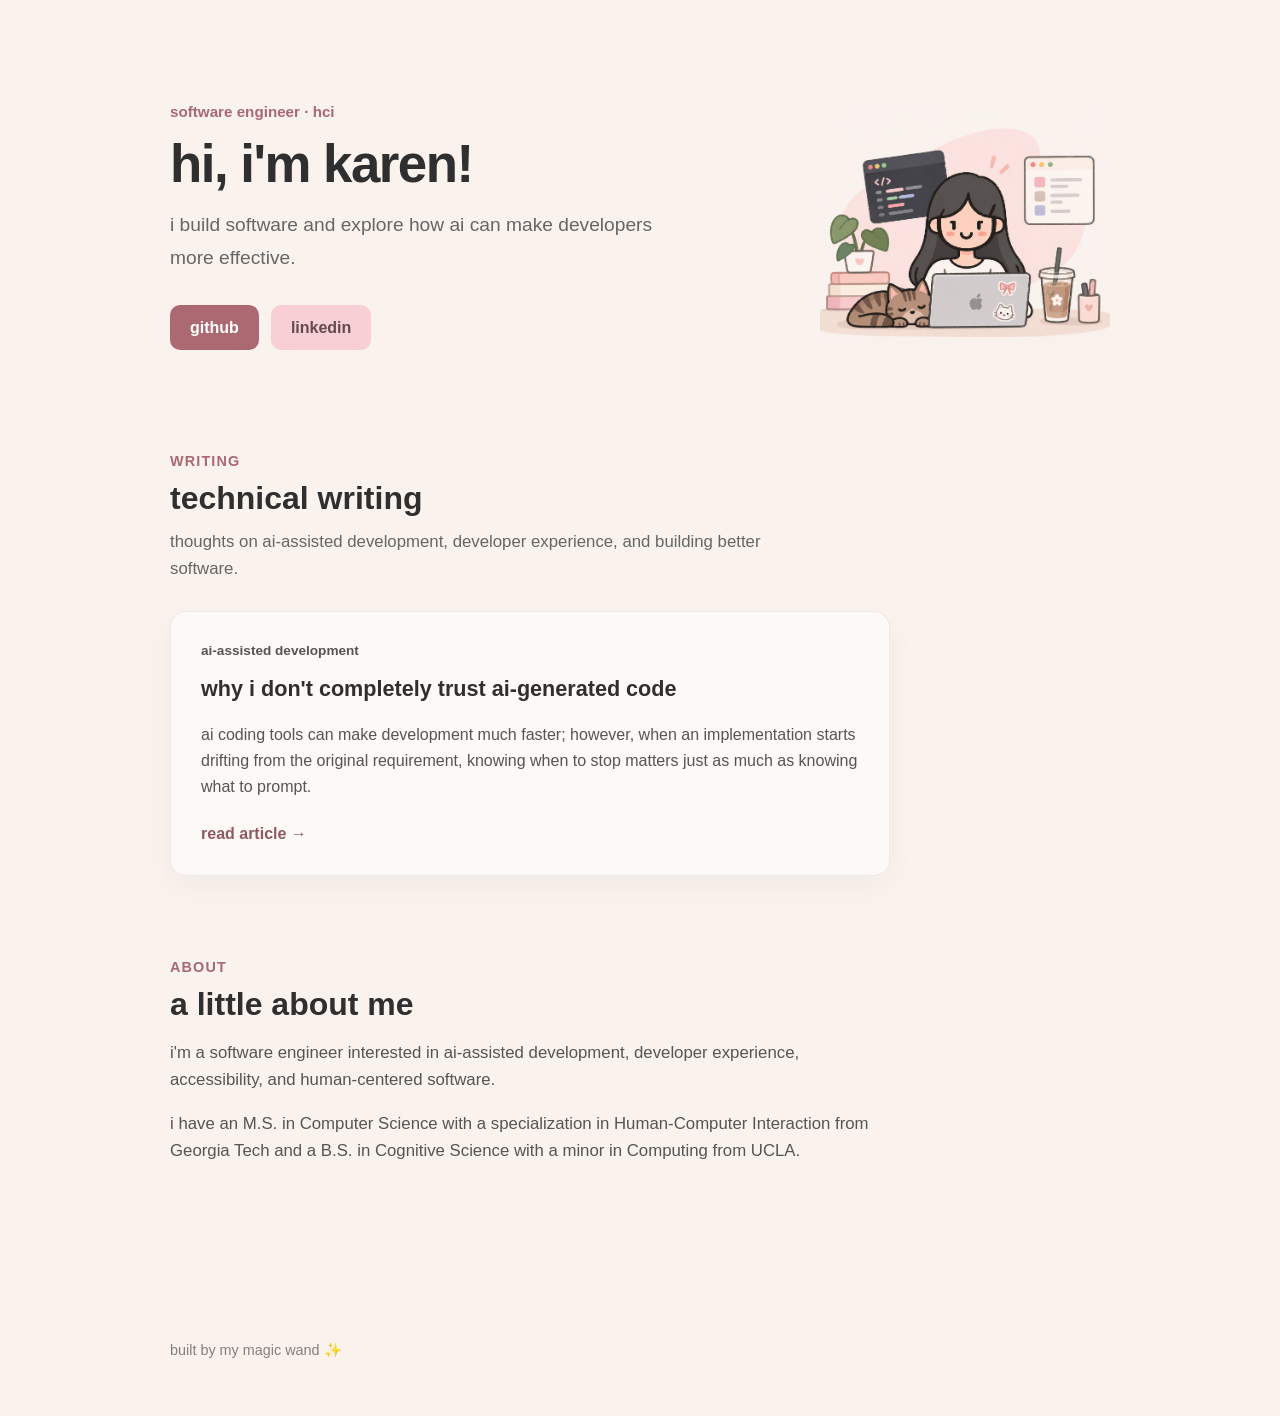
<file: index.html>
<!DOCTYPE html>
<html lang="en">

<head>
  <meta charset="UTF-8">
  <meta
    name="viewport"
    content="width=device-width, initial-scale=1.0">
  <meta
    name="description"
    content="karen chu — software engineer interested in ai, developer experience, human-centered software, and accessibility.">
  <title>karen chu | software engineer</title>
  <link rel="stylesheet" href="style.css">
</head>
<body>
  <main>
    <!-- hero -->
    <section class="hero">
      <div class="hero-content">
        <p class="eyebrow">
          software engineer · hci
        </p>
        <h1>
          hi, i'm karen!
        </h1>

        <p class="hero-description">
          i build software and explore how ai can make developers
          more effective.
        </p>

        <div class="hero-buttons">

          <a
            href="https://github.com/karen-chu"
            class="button primary"
            target="_blank"
            rel="noopener noreferrer"
          >
            github
          </a>

          <a
            href="https://www.linkedin.com/in/chu-karen/"
            class="button secondary"
            target="_blank"
            rel="noopener noreferrer"
          >
            linkedin
          </a>
        </div>
      </div>
      <div class="hero-image">
        <img
          src="/images/me.png"
          alt="me and my cat"
        >
      </div>
    </section>
    <!-- main content -->
    <div class="page-content">
      <!-- writing -->
      <section class="section">
        <p class="section-label">
          writing
        </p>
        <h2>
          technical writing
        </h2>
        <p class="section-intro">
          thoughts on ai-assisted development, developer experience,
          and building better software.
        </p>
        <article class="card">
          <p class="card-label">
            ai-assisted development
          </p>
          <h3>
            why i don't completely trust ai-generated code
          </h3>
          <p>
            ai coding tools can make development much faster; however, when an
            implementation starts drifting from the original requirement,
            knowing when to stop matters just as much as knowing what to prompt.
          </p>
          <a
            href="writing/"
            class="text-link"
          >
            read article →
          </a>

        </article>

      </section>
      <!-- about -->
      <section class="section about">
        <p class="section-label">
          about
        </p>
        <h2>
          a little about me
        </h2>
        <div class="about-content">
          <p>
            i'm a software engineer interested in ai-assisted development,
            developer experience, accessibility, and human-centered software.
          </p>
          <p>
            i have an M.S. in Computer Science with a specialization in
            Human-Computer Interaction from Georgia Tech and a B.S. in
            Cognitive Science with a minor in Computing from UCLA.
          </p>
        </div>
      </section>
    </div>
    <!-- footer -->
    <footer>
      <p>
        built by my magic wand ✨
      </p>
    </footer>
  </main>
</body>
</html>
</file>
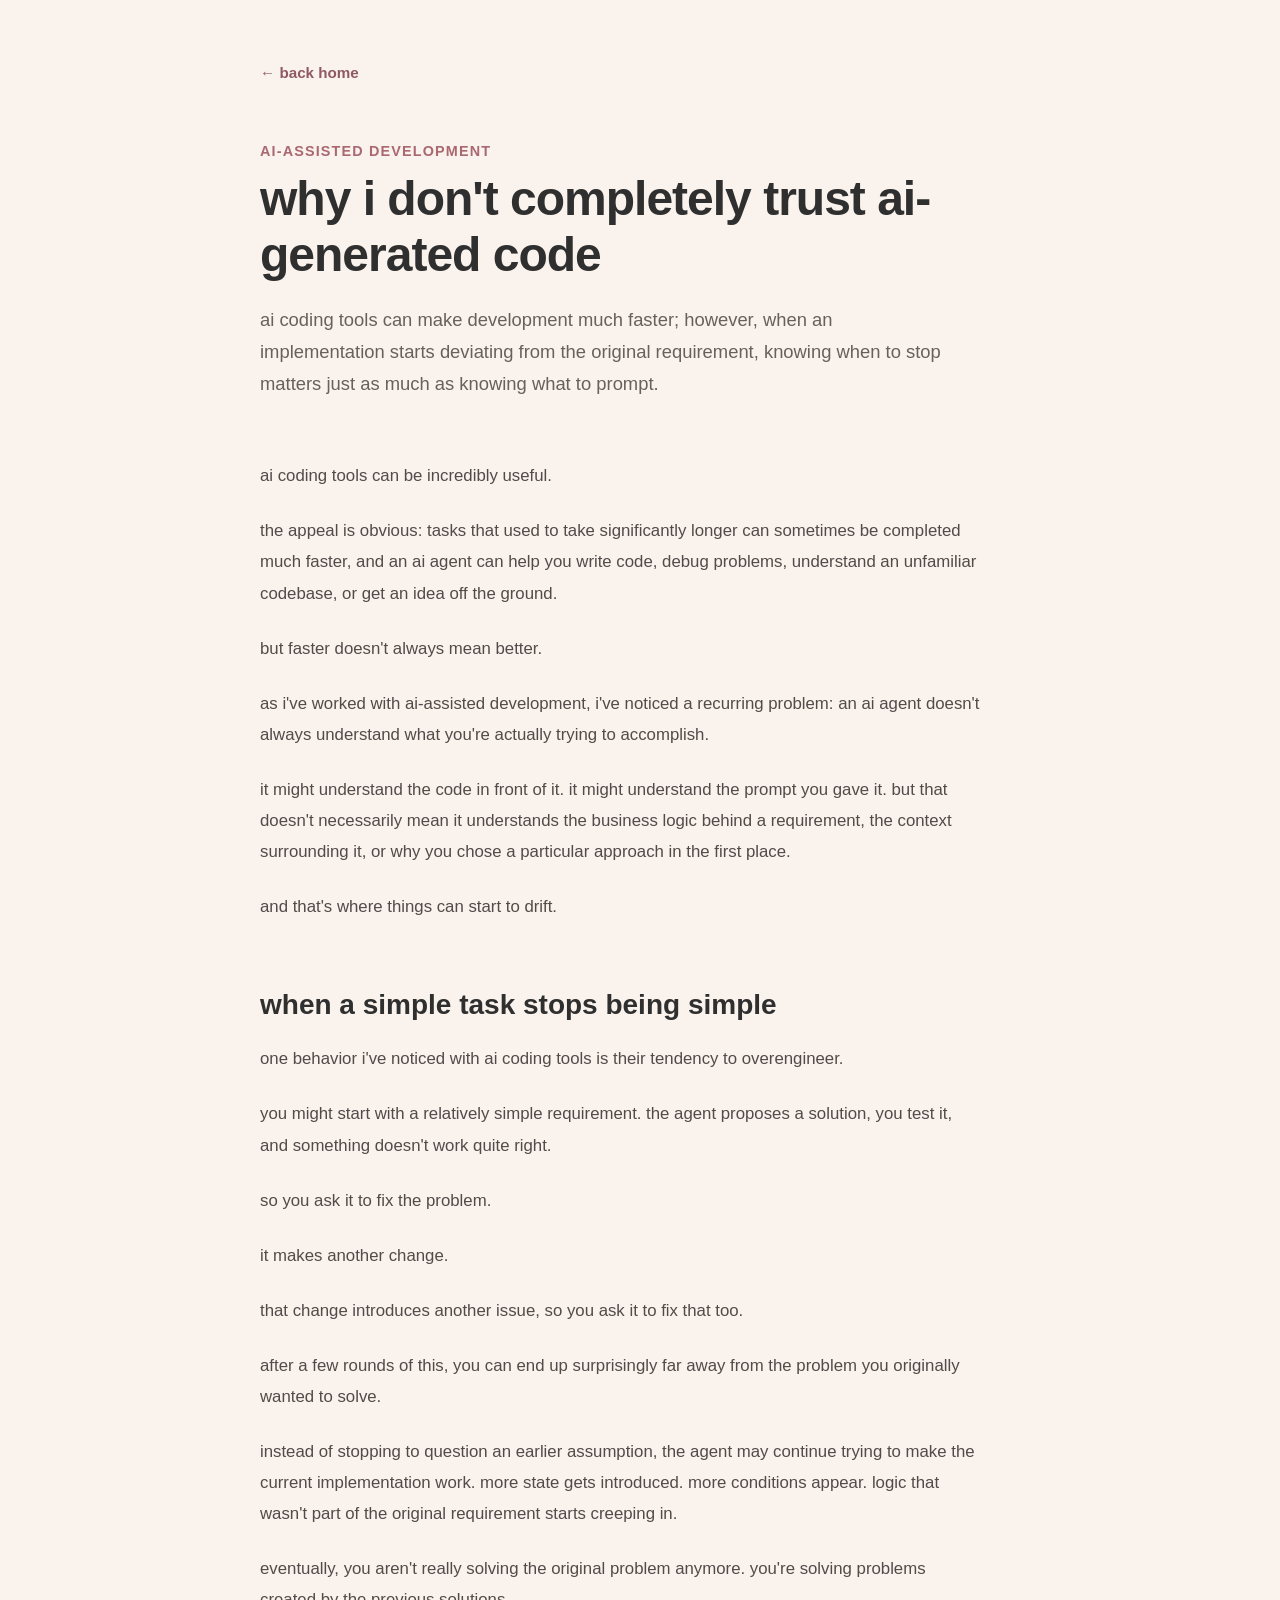
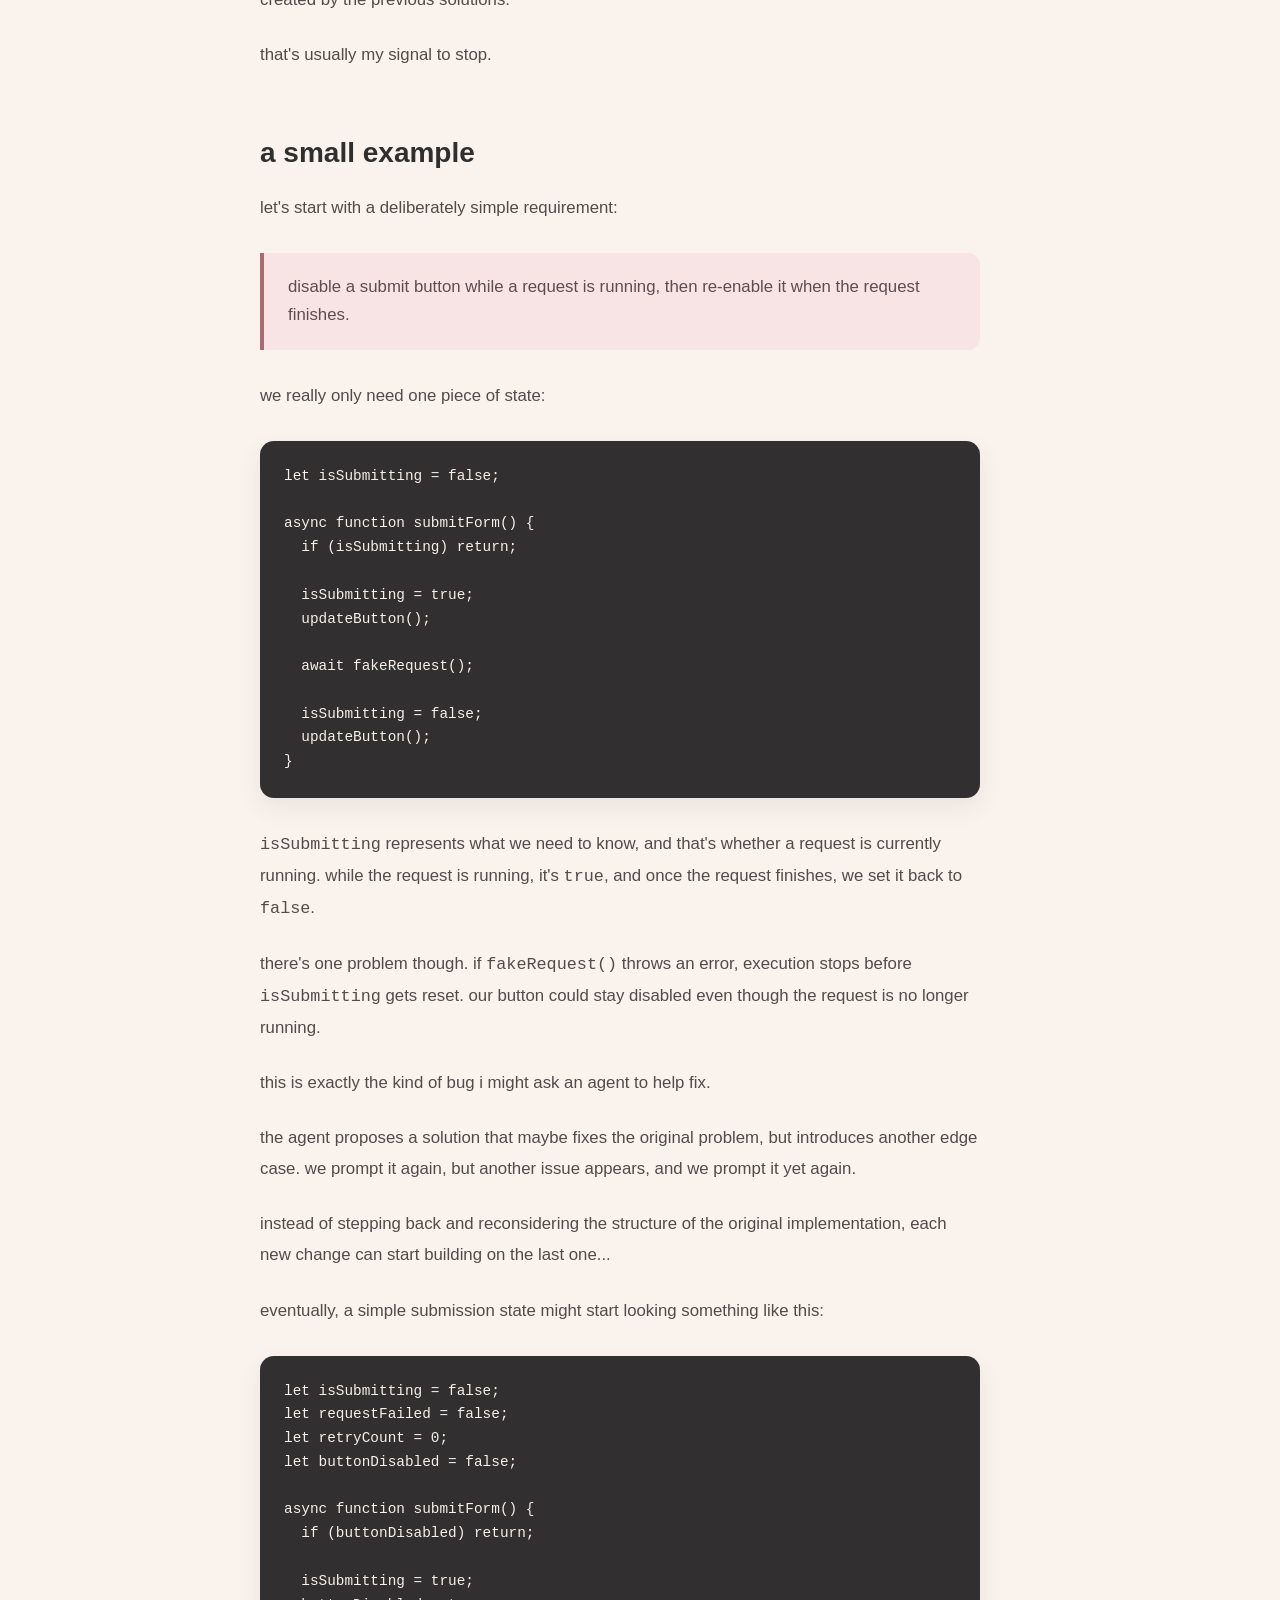
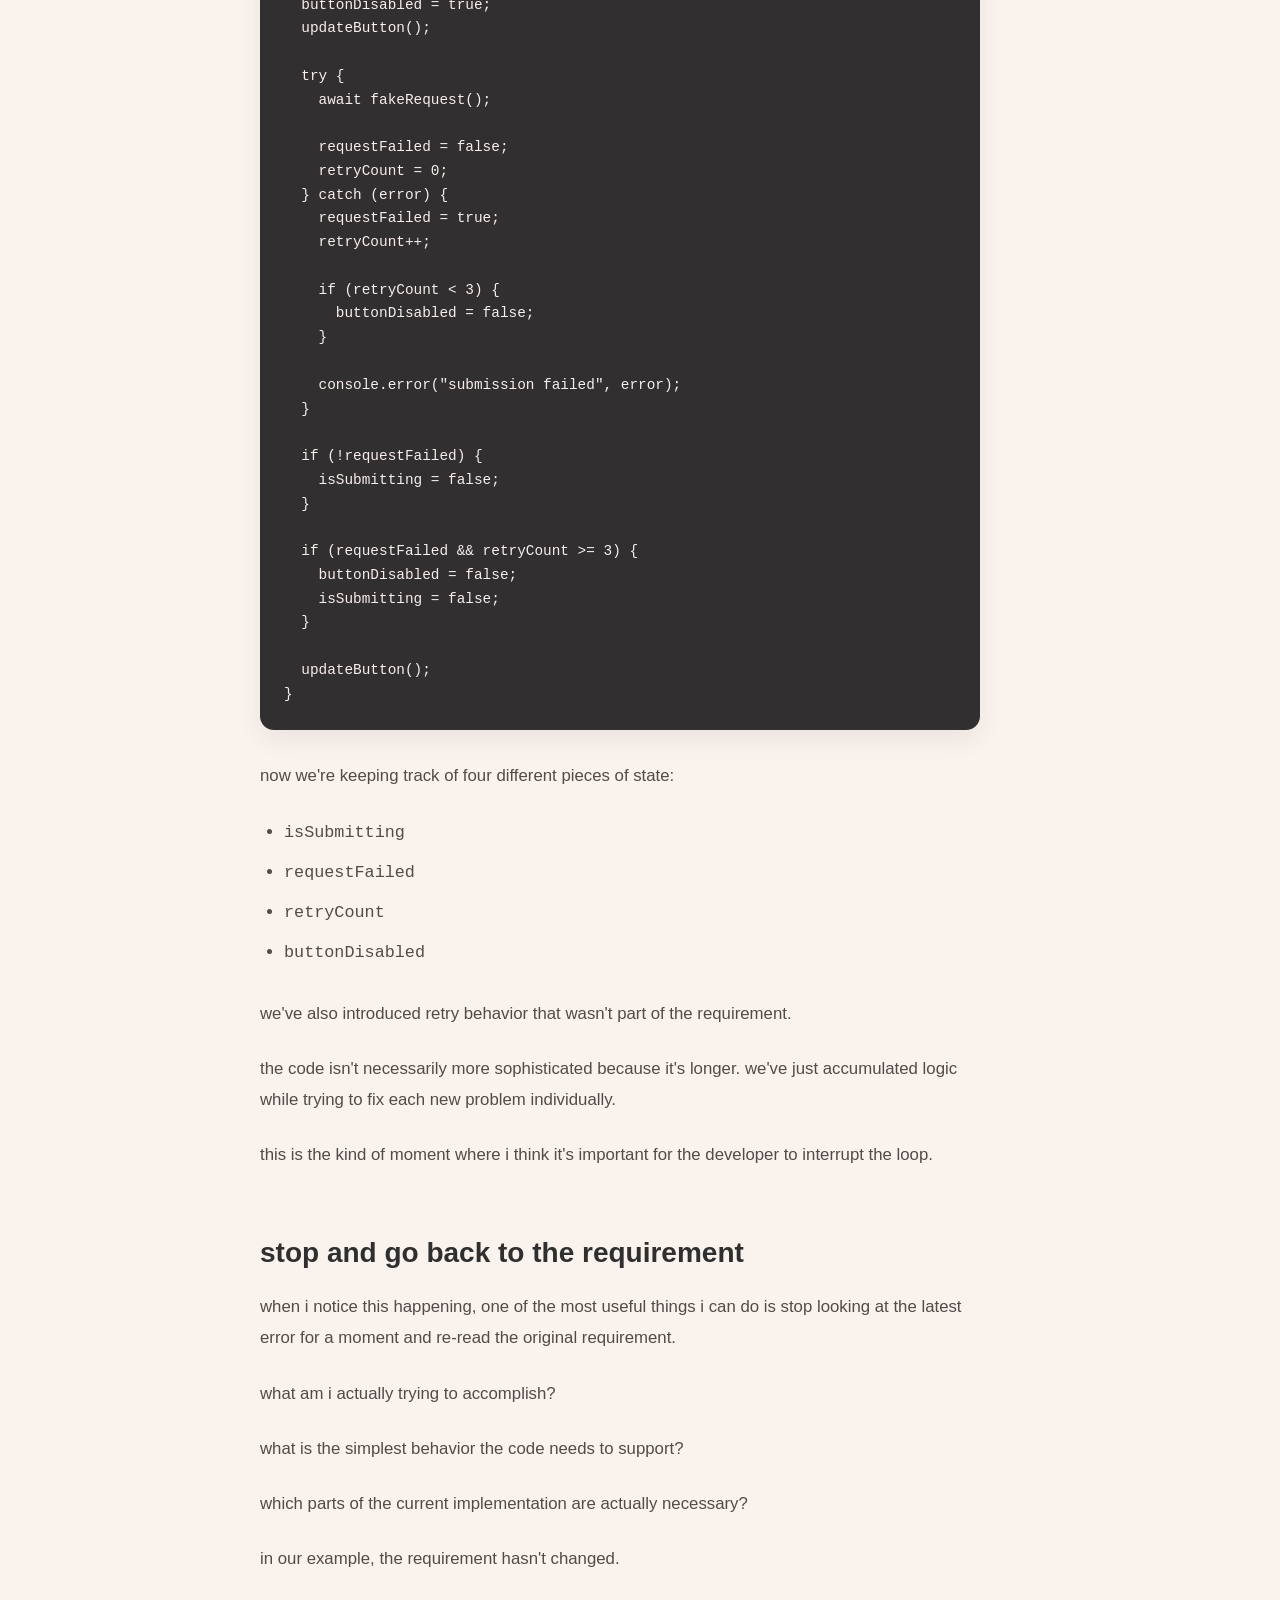
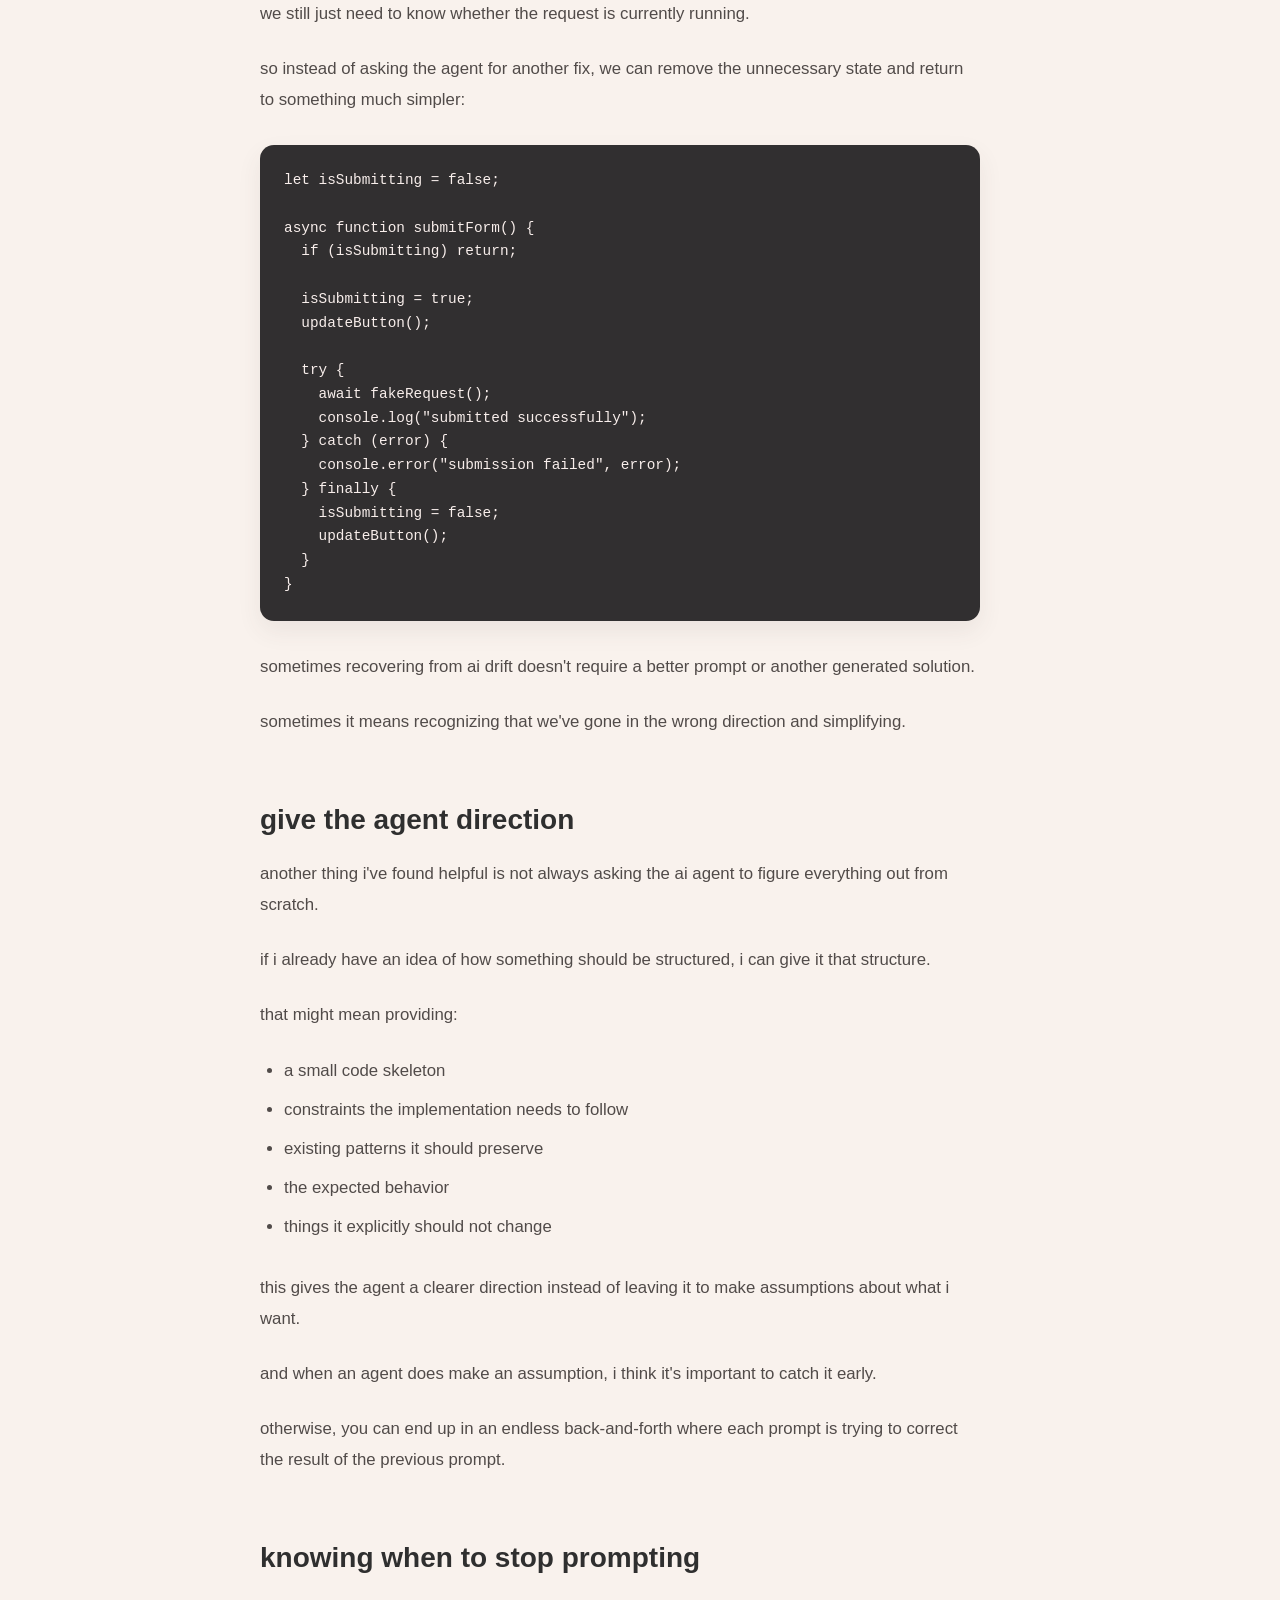
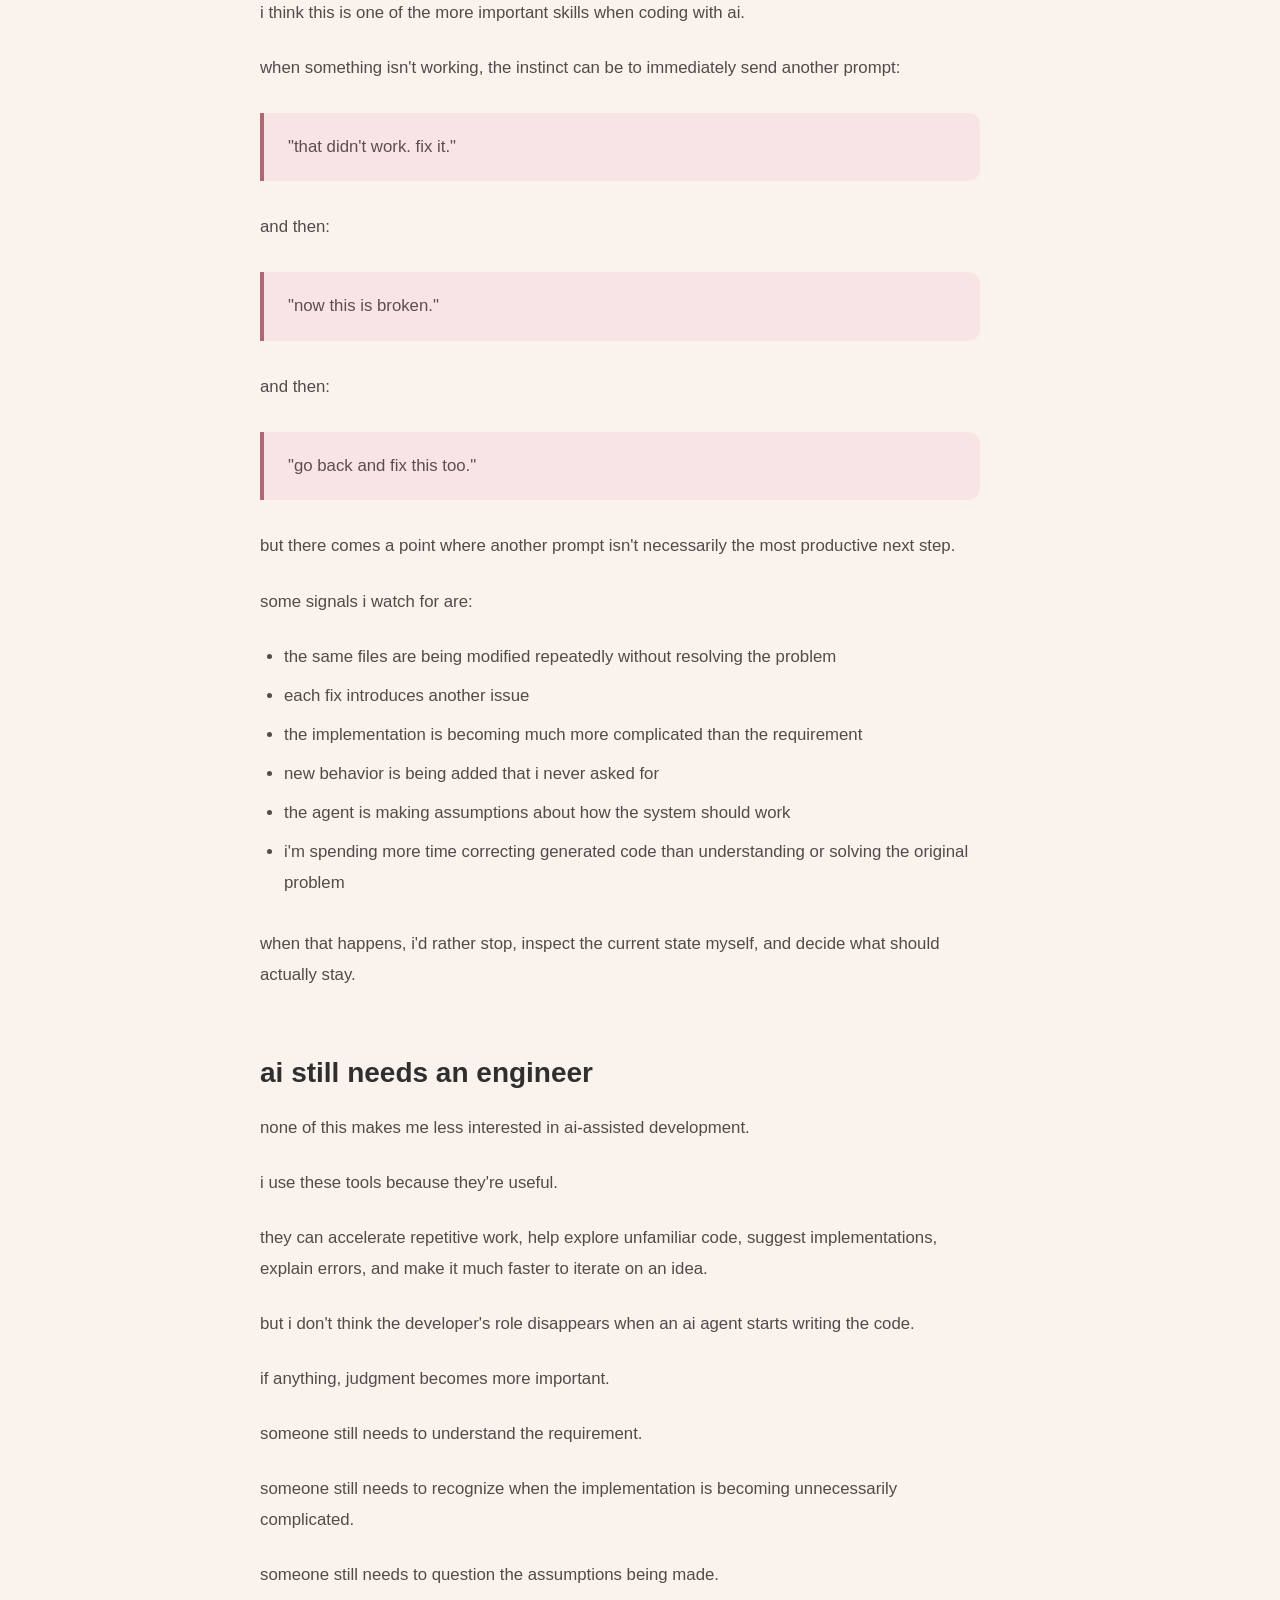
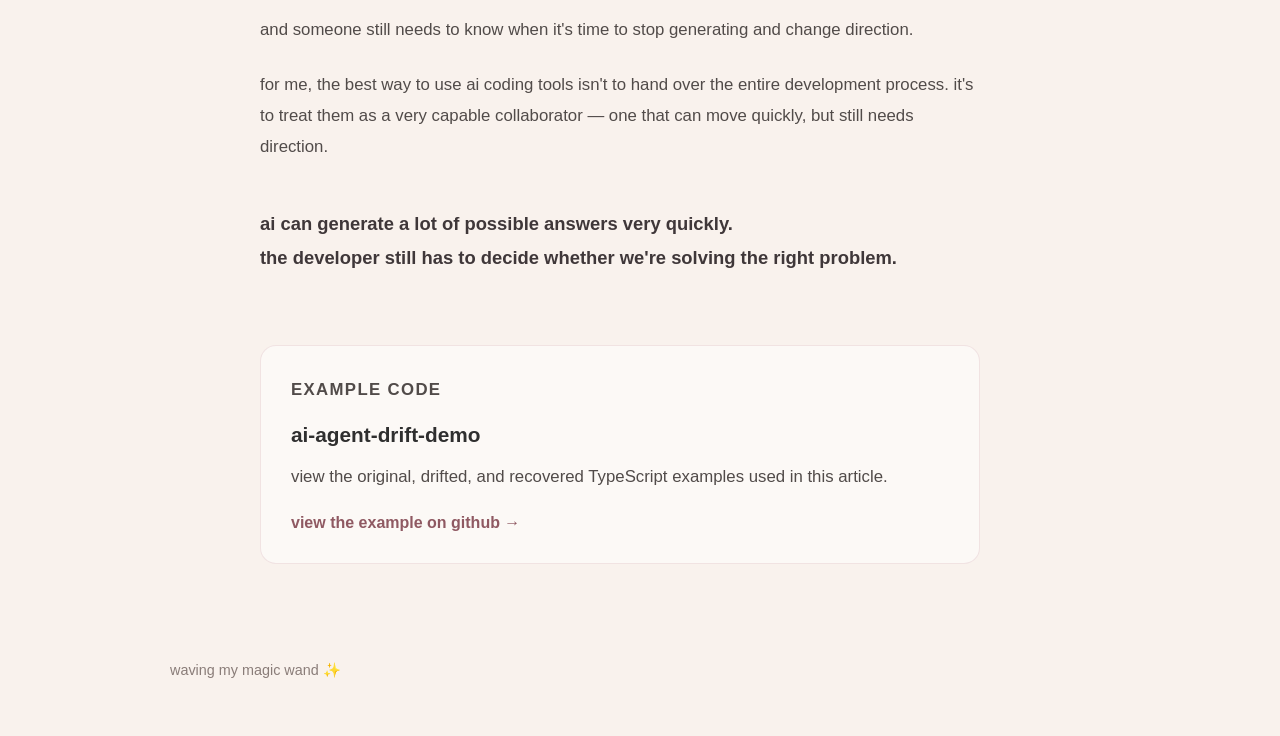
<file: writing/index.html>
<!DOCTYPE html>
<html lang="en">
<head>
  <meta charset="UTF-8">
  <meta
    name="viewport"
    content="width=device-width, initial-scale=1.0">
  <meta
    name="description"
    content="why i don't completely trust ai-generated code — thoughts on ai-assisted development, code drift, and developer judgment."
  >
  <title>why i don't completely trust ai-generated code | karen chu</title>

  <link rel="stylesheet" href="../style.css">
</head>
<body>
  <main>
    <div class="article-page">
      <!-- back link -->
      <a href="../" class="back-link">
        ← back home
      </a>
      <!-- article header -->
      <header class="article-header">
        <p class="section-label">
          ai-assisted development
        </p>
        <h1>
          why i don't completely trust ai-generated code
        </h1>
        <p class="article-subtitle">
          ai coding tools can make development much faster; however, when an
          implementation starts deviating from the original requirement,
          knowing when to stop matters just as much as knowing what to prompt.
        </p>
      </header>
      <!-- article body -->
      <article class="article-content">

        <p>
          ai coding tools can be incredibly useful.
        </p>

        <p>
          the appeal is obvious: tasks that used to take significantly longer
          can sometimes be completed much faster, and an ai agent can help you
          write code, debug problems, understand an unfamiliar codebase, or
          get an idea off the ground.
        </p>

        <p>
          but faster doesn't always mean better.
        </p>

        <p>
          as i've worked with ai-assisted development, i've noticed a recurring
          problem: an ai agent doesn't always understand what you're actually
          trying to accomplish.
        </p>

        <p>
          it might understand the code in front of it. it might understand the
          prompt you gave it. but that doesn't necessarily mean it understands
          the business logic behind a requirement, the context surrounding it,
          or why you chose a particular approach in the first place.
        </p>

        <p>
          and that's where things can start to drift.
        </p>


        <h2>when a simple task stops being simple</h2>

        <p>
          one behavior i've noticed with ai coding tools is their tendency to
          overengineer.
        </p>

        <p>
          you might start with a relatively simple requirement. the agent
          proposes a solution, you test it, and something doesn't work quite
          right.
        </p>

        <p>
          so you ask it to fix the problem.
        </p>

        <p>
          it makes another change.
        </p>

        <p>
          that change introduces another issue, so you ask it to fix that too.
        </p>

        <p>
          after a few rounds of this, you can end up surprisingly far away
          from the problem you originally wanted to solve.
        </p>

        <p>
          instead of stopping to question an earlier assumption, the agent may
          continue trying to make the current implementation work. more state
          gets introduced. more conditions appear. logic that wasn't part of
          the original requirement starts creeping in.
        </p>

        <p>
          eventually, you aren't really solving the original problem anymore.
          you're solving problems created by the previous solutions.
        </p>

        <p>
          that's usually my signal to stop.
        </p>


        <h2>a small example</h2>

        <p>
          let's start with a deliberately simple requirement:
        </p>

        <blockquote>
          disable a submit button while a request is running, then re-enable
          it when the request finishes.
        </blockquote>

        <p>
          we really only need one piece of state:
        </p>

        <pre><code>let isSubmitting = false;

async function submitForm() {
  if (isSubmitting) return;

  isSubmitting = true;
  updateButton();

  await fakeRequest();

  isSubmitting = false;
  updateButton();
}</code></pre>

        <p>
          <code>isSubmitting</code> represents what we need to know, and that's whether a request is currently running.
          while the request is running, it's <code>true</code>, and once the request
          finishes, we set it back to <code>false</code>.
        </p>

        <p>
          there's one problem though. if <code>fakeRequest()</code> throws an error,
          execution stops before <code>isSubmitting</code> gets reset. our button
          could stay disabled even though the request is no longer running.
        </p>

        <p>
          this is exactly the kind of bug i might ask an agent to help fix.
        </p>

        <p>
          the agent proposes a solution that maybe fixes the original problem, but
          introduces another edge case. we prompt it again, but another issue appears,
          and we prompt it yet again.
        </p>

        <p>
          instead of stepping back and reconsidering the structure of the original
          implementation, each new change can start building on the last one...
        </p>
        <p>
          eventually, a simple submission state might start looking something like this:
        </p>

        <pre><code>let isSubmitting = false;
let requestFailed = false;
let retryCount = 0;
let buttonDisabled = false;

async function submitForm() {
  if (buttonDisabled) return;

  isSubmitting = true;
  buttonDisabled = true;
  updateButton();

  try {
    await fakeRequest();

    requestFailed = false;
    retryCount = 0;
  } catch (error) {
    requestFailed = true;
    retryCount++;

    if (retryCount &lt; 3) {
      buttonDisabled = false;
    }

    console.error("submission failed", error);
  }

  if (!requestFailed) {
    isSubmitting = false;
  }

  if (requestFailed && retryCount &gt;= 3) {
    buttonDisabled = false;
    isSubmitting = false;
  }

  updateButton();
}</code></pre>

        <p>
          now we're keeping track of four different pieces of state:
        </p>

        <ul>
          <li><code>isSubmitting</code></li>
          <li><code>requestFailed</code></li>
          <li><code>retryCount</code></li>
          <li><code>buttonDisabled</code></li>
        </ul>

        <p>
          we've also introduced retry behavior that wasn't part of the
          requirement.
        </p>

        <p>
          the code isn't necessarily more sophisticated because it's longer.
          we've just accumulated logic while trying to fix each new problem
          individually.
        </p>

        <p>
          this is the kind of moment where i think it's important for the
          developer to interrupt the loop.
        </p>


        <h2>stop and go back to the requirement</h2>

        <p>
          when i notice this happening, one of the most useful things i can do
          is stop looking at the latest error for a moment and re-read the
          original requirement.
        </p>

        <p>
          what am i actually trying to accomplish?
        </p>

        <p>
          what is the simplest behavior the code needs to support?
        </p>

        <p>
          which parts of the current implementation are actually necessary?
        </p>

        <p>
          in our example, the requirement hasn't changed.
        </p>

        <p>
          we still just need to know whether the request is currently running.
        </p>

        <p>
          so instead of asking the agent for another fix, we can remove the
          unnecessary state and return to something much simpler:
        </p>

        <pre><code>let isSubmitting = false;

async function submitForm() {
  if (isSubmitting) return;

  isSubmitting = true;
  updateButton();

  try {
    await fakeRequest();
    console.log("submitted successfully");
  } catch (error) {
    console.error("submission failed", error);
  } finally {
    isSubmitting = false;
    updateButton();
  }
}</code></pre>

        <p>
          sometimes recovering from ai drift doesn't require a better prompt
          or another generated solution.
        </p>

        <p>
          sometimes it means recognizing that we've gone in the wrong direction
          and simplifying.
        </p>


        <h2>give the agent direction</h2>

        <p>
          another thing i've found helpful is not always asking the ai agent
          to figure everything out from scratch.
        </p>

        <p>
          if i already have an idea of how something should be structured, i
          can give it that structure.
        </p>

        <p>
          that might mean providing:
        </p>

        <ul>
          <li>a small code skeleton</li>
          <li>constraints the implementation needs to follow</li>
          <li>existing patterns it should preserve</li>
          <li>the expected behavior</li>
          <li>things it explicitly should not change</li>
        </ul>

        <p>
          this gives the agent a clearer direction instead of leaving it to
          make assumptions about what i want.
        </p>

        <p>
          and when an agent does make an assumption, i think it's important to
          catch it early.
        </p>

        <p>
          otherwise, you can end up in an endless back-and-forth where each
          prompt is trying to correct the result of the previous prompt.
        </p>


        <h2>knowing when to stop prompting</h2>

        <p>
          i think this is one of the more important skills when coding with ai.
        </p>

        <p>
          when something isn't working, the instinct can be to immediately send
          another prompt:
        </p>

        <blockquote>
          "that didn't work. fix it."
        </blockquote>

        <p>
          and then:
        </p>

        <blockquote>
          "now this is broken."
        </blockquote>

        <p>
          and then:
        </p>

        <blockquote>
          "go back and fix this too."
        </blockquote>

        <p>
          but there comes a point where another prompt isn't necessarily the
          most productive next step.
        </p>

        <p>
          some signals i watch for are:
        </p>

        <ul>
          <li>
            the same files are being modified repeatedly without resolving
            the problem
          </li>

          <li>
            each fix introduces another issue
          </li>

          <li>
            the implementation is becoming much more complicated than the
            requirement
          </li>

          <li>
            new behavior is being added that i never asked for
          </li>

          <li>
            the agent is making assumptions about how the system should work
          </li>

          <li>
            i'm spending more time correcting generated code than understanding
            or solving the original problem
          </li>
        </ul>

        <p>
          when that happens, i'd rather stop, inspect the current state myself,
          and decide what should actually stay.
        </p>


        <h2>ai still needs an engineer</h2>

        <p>
          none of this makes me less interested in ai-assisted development.
        </p>

        <p>
          i use these tools because they're useful.
        </p>

        <p>
          they can accelerate repetitive work, help explore unfamiliar code,
          suggest implementations, explain errors, and make it much faster to
          iterate on an idea.
        </p>

        <p>
          but i don't think the developer's role disappears when an ai agent
          starts writing the code.
        </p>

        <p>
          if anything, judgment becomes more important.
        </p>

        <p>
          someone still needs to understand the requirement.
        </p>

        <p>
          someone still needs to recognize when the implementation is becoming
          unnecessarily complicated.
        </p>

        <p>
          someone still needs to question the assumptions being made.
        </p>

        <p>
          and someone still needs to know when it's time to stop generating and
          change direction.
        </p>

        <p>
          for me, the best way to use ai coding tools isn't to hand over the
          entire development process. it's to treat them as a very capable
          collaborator — one that can move quickly, but still needs direction.
        </p>

        <p class="article-ending">
          ai can generate a lot of possible answers very quickly.
          <br>
          the developer still has to decide whether we're solving the right
          problem.
        </p>


        <!-- repo link -->
        <div class="article-repo-card">

          <p class="section-label">
            example code
          </p>

          <h3>ai-agent-drift-demo</h3>

          <p>
            view the original, drifted, and recovered TypeScript examples
            used in this article.
          </p>

          <a
            href="https://github.com/karen-chu/ai-agent-drift-demo"
            class="text-link"
            target="_blank"
            rel="noopener noreferrer"
          >
            view the example on github →
          </a>

        </div>

      </article>

    </div>


    <footer>
      <p>waving my magic wand ✨</p>
    </footer>

  </main>

</body>

</html>
</file>
<file: style.css>
/* =========================
   Base
   ========================= */

* {
  box-sizing: border-box;
}

html {
  scroll-behavior: smooth;
}

body {
  margin: 0;

  background-color: #f9f2ed;

  color: #2f2f2f;

  font-family:
    -apple-system,
    BlinkMacSystemFont,
    "Segoe UI",
    Roboto,
    Helvetica,
    Arial,
    sans-serif;

  line-height: 1.6;
}

a {
  color: inherit;
}


/* =========================
   Hero
   ========================= */

.hero {
  max-width: 1000px;
  margin: 0 auto;

  min-height: 430px;

  padding: 80px 30px 60px;

  display: flex;
  align-items: center;
  justify-content: space-between;

  gap: 80px;
}

.hero-content {
  flex: 1;
  max-width: 560px;
}

.eyebrow {
  margin: 0 0 12px;

  color: #aa6871;

  font-size: 0.95rem;
  font-weight: 700;
}

.hero h1 {
  margin: 0 0 18px;

  font-size: 3.3rem;
  line-height: 1.05;

  letter-spacing: -1.5px;
}

.hero-description {
  margin: 0 0 30px;

  max-width: 530px;

  color: #666;

  font-size: 1.2rem;
  line-height: 1.7;
}


/* =========================
   Buttons
   ========================= */

.hero-buttons {
  display: flex;
  gap: 12px;
}

.button {
  display: inline-block;

  padding: 10px 20px;

  border-radius: 10px;

  text-decoration: none;
  font-weight: 650;

  transition:
    transform 0.2s ease,
    opacity 0.2s ease;
}

.button:hover {
  transform: translateY(-2px);
}

.button.primary {
  background: #ad6972;
  color: #fff;
}

.button.secondary {
  background: #f7cfd4;
  color: #624b4f;
}


/* =========================
   Hero Image
   ========================= */

.hero-image {
  flex: 0 0 290px;

  display: flex;
  align-items: center;
  justify-content: center;
}

.hero-image img {
  width: 100%;
  max-width: 290px;

  display: block;

  border-radius: 4px;
}


/* =========================
   Main Content
   ========================= */

.page-content {
  max-width: 1000px;

  margin: 0 auto;

  padding: 20px 30px 80px;
}

.section {
  margin-bottom: 80px;
}

.section-label {
  margin: 0 0 6px;

  color: #aa6871;

  font-size: 0.9rem;
  font-weight: 700;

  text-transform: uppercase;
  letter-spacing: 0.08em;
}

.section h2 {
  margin: 0 0 12px;

  font-size: 2rem;
  line-height: 1.2;
}

.section-intro {
  max-width: 650px;

  margin: 0 0 28px;

  color: #666;

  font-size: 1.05rem;
}


/* =========================
   Writing Card
   ========================= */

.card {
  max-width: 720px;

  padding: 28px 30px;

  background: rgba(255, 255, 255, 0.52);

  border: 1px solid rgba(173, 105, 114, 0.12);

  border-radius: 16px;

  box-shadow:
    0 10px 30px rgba(80, 60, 60, 0.04);
}

.card-label {
  margin: 0 0 10px;

  color: #aa6871;

  font-size: 0.85rem;
  font-weight: 700;
}

.card h3 {
  margin: 0 0 12px;

  font-size: 1.35rem;
}

.card p {
  color: #555;
}

.text-link {
  display: inline-block;

  margin-top: 6px;

  color: #8f5962;

  font-weight: 650;

  text-decoration: none;
}

.text-link:hover {
  text-decoration: underline;
}


/* =========================
   About
   ========================= */

.about-content {
  max-width: 720px;
}

.about-content p {
  color: #555;

  font-size: 1.05rem;
}


/* =========================
   Footer
   ========================= */

footer {
  max-width: 1000px;

  margin: 0 auto;

  padding: 0 30px 40px;

  color: #8a7d79;

  font-size: 0.9rem;
}


/* =========================
   Mobile
   ========================= */

@media (max-width: 750px) {

  .hero {
    min-height: auto;

    padding-top: 50px;

    flex-direction: column-reverse;

    text-align: center;

    gap: 35px;
  }

  .hero-content {
    max-width: 600px;
  }

  .hero-image {
    flex-basis: auto;
  }

  .hero-image img {
    max-width: 230px;
  }

  .hero h1 {
    font-size: 2.6rem;
  }

  .hero-description {
    margin-left: auto;
    margin-right: auto;

    font-size: 1.08rem;
  }

  .hero-buttons {
    justify-content: center;
  }

  .page-content {
    padding-top: 40px;
  }

  .section {
    margin-bottom: 60px;
  }

  .card {
    padding: 24px;
  }
}

/* =========================
   Article Page
   ========================= */

.article-page {
  max-width: 820px;
  margin: 0 auto;
  padding: 60px 30px 80px;
}

.back-link {
  display: inline-block;
  margin-bottom: 55px;

  color: #8f5962;

  font-size: 0.95rem;
  font-weight: 600;

  text-decoration: none;
}

.back-link:hover {
  text-decoration: underline;
}


/* =========================
   Article Header
   ========================= */

.article-header {
  margin-bottom: 60px;
}

.article-header h1 {
  max-width: 760px;

  margin: 8px 0 22px;

  color: #2f2f2f;

  font-size: 3rem;
  line-height: 1.15;

  letter-spacing: -1px;
}

.article-subtitle {
  max-width: 700px;

  margin: 0;

  color: #68605d;

  font-size: 1.15rem;
  line-height: 1.75;
}


/* =========================
   Article Content
   ========================= */

.article-content {
  max-width: 720px;
}

.article-content p,
.article-content li {
  color: #514b49;

  font-size: 1.05rem;
  line-height: 1.85;
}

.article-content p {
  margin: 0 0 24px;
}

.article-content h2 {
  margin: 65px 0 20px;

  color: #2f2f2f;

  font-size: 1.75rem;
  line-height: 1.3;
}

.article-content ul {
  margin: 12px 0 30px;
  padding-left: 24px;
}

.article-content li {
  margin-bottom: 8px;
}


/* =========================
   Quotes
   ========================= */

.article-content blockquote {
  margin: 30px 0;

  padding: 20px 24px;

  background: rgba(249, 221, 224, 0.6);

  border-left: 4px solid #ad6972;

  border-radius: 0 12px 12px 0;

  color: #5d4d50;

  font-size: 1.05rem;
  line-height: 1.7;
}


/* =========================
   Inline Code
   ========================= */

.article-content code {
  font-family:
    "SFMono-Regular",
    Consolas,
    "Liberation Mono",
    monospace;
}


/* =========================
   Code Blocks
   ========================= */

.article-content pre {
  overflow-x: auto;

  margin: 30px 0;

  padding: 24px;

  background: #312f30;

  border-radius: 14px;

  box-shadow:
    0 10px 25px rgba(80, 60, 60, 0.08);
}

.article-content pre code {
  color: #f8eeeb;

  font-size: 0.9rem;
  line-height: 1.65;
}


/* =========================
   Ending
   ========================= */

.article-ending {
  margin-top: 45px !important;

  color: #3f3739 !important;

  font-size: 1.15rem !important;
  font-weight: 600;
}


/* =========================
   Repo Card
   ========================= */

.article-repo-card {
  margin-top: 70px;

  padding: 28px 30px;

  background: rgba(255, 255, 255, 0.5);

  border: 1px solid rgba(173, 105, 114, 0.15);

  border-radius: 16px;
}

.article-repo-card h3 {
  margin: 6px 0 10px;

  font-size: 1.3rem;
}

.article-repo-card p {
  margin-bottom: 12px;
}


/* =========================
   Article Mobile
   ========================= */

@media (max-width: 700px) {

  .article-page {
    padding-top: 40px;
  }

  .article-header h1 {
    font-size: 2.3rem;
  }

  .article-subtitle {
    font-size: 1.05rem;
  }

  .article-content h2 {
    margin-top: 50px;

    font-size: 1.5rem;
  }

  .article-content p,
  .article-content li {
    font-size: 1rem;
  }

  .article-content pre {
    padding: 18px;
  }

  .article-content pre code {
    font-size: 0.82rem;
  }
}
</file>
